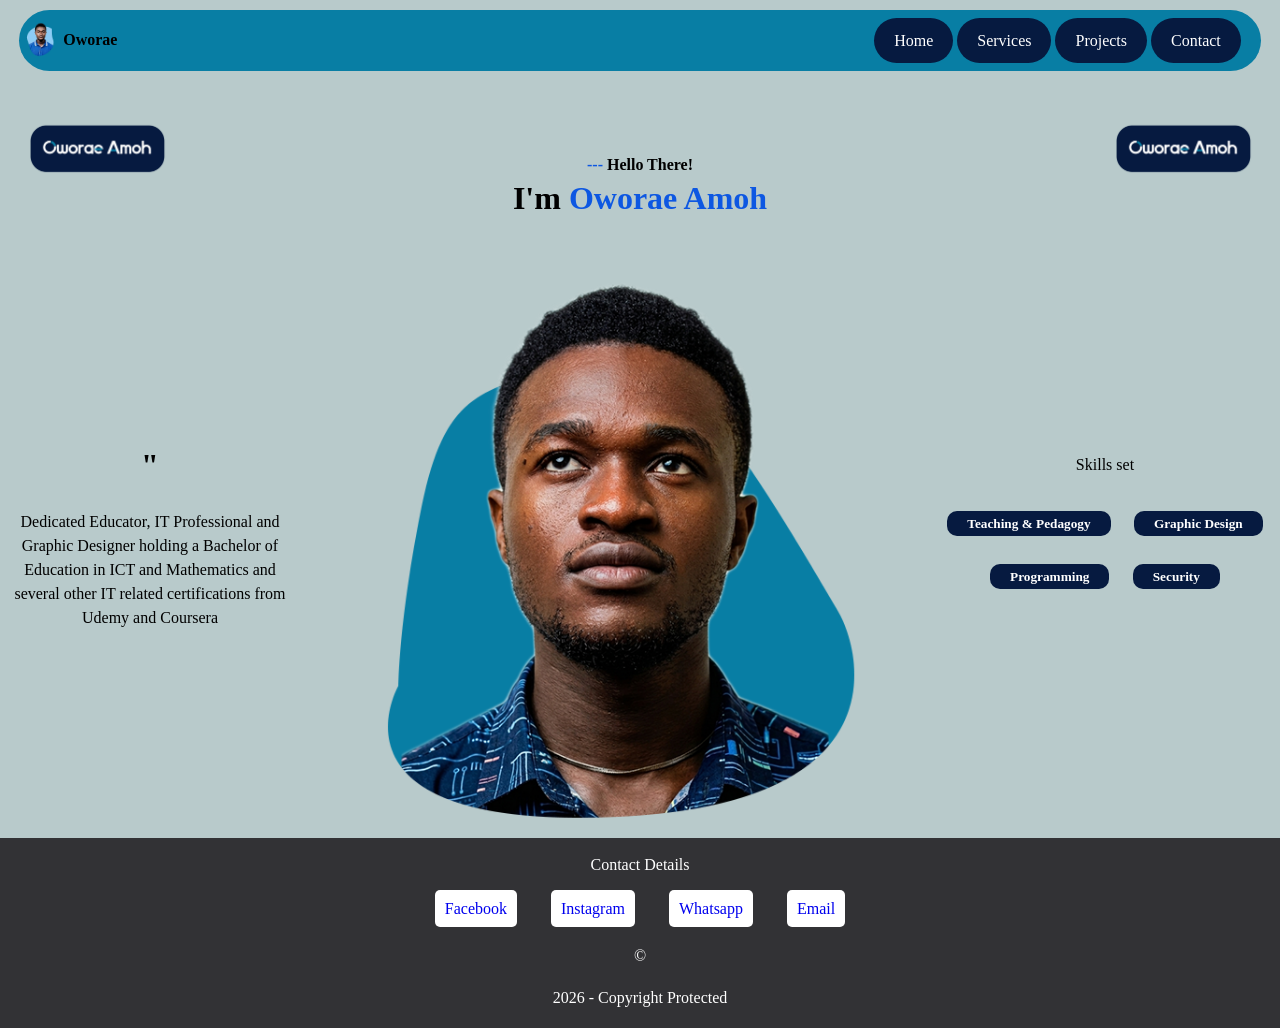
<file: index.html>
<!DOCTYPE html>
<html lang="en">
<head>
    <meta charset="UTF-8">
    <meta name="viewport" content="width=device-width, initial-scale=1.0">
    <meta name="google-site-verification" content="aYcqUOwvpN6p2YnFfWzmf_xRQradohiXtehaGZ_7J10" />
    <link rel="icon" href="Picture .ico">
    <link rel="stylesheet" href="styles.css">
    <title>Oworae~Amoh~Portfolio</title>
</head>
<body>
    <div class="navbar">
        <div class="icon">
            <img class="icon-image" src="Picture .ico" alt="Logo">
            <h4 class="icon-name">Oworae</h4>
        </div>
        <div class="menu">
            <a class="menu-item" href="index.html">Home</a>
            <a class="menu-item" href="service.html">Services</a>
            <a class="menu-item" href="service.html#work">Projects</a>
            <a class="menu-item" href="service.html#contact">Contact</a>
        </div>
    </div>
    <div class="intro">
        <img class="logo1" src="Logo.png" alt="Logo">
        <img class="logo2" src="Logo.png" alt="Logo">
        <h4><span id="dash"><strong>---</strong></span> Hello There!</h4>
        <h1>I'm <span id="name">Oworae Amoh</span></h1>
    </div>
    <div class="Middle-profile">
        <div class="sub-MProfile">
            <h1 id="quotation"><strong>"</strong></h1>
            <p class="Profile-description">Dedicated Educator, IT Professional and Graphic Designer holding a Bachelor of Education in ICT and Mathematics and several other IT related certifications from Udemy and Coursera</p>
        </div>
        <img class="Profile" src="Picture.png" alt="Profile">
        <div class="skill-set">
            <p>Skills set</p>
            <h5 class="skills">
                <span class="TP">Teaching & Pedagogy</span>
                <span class="GD">Graphic Design</span>
                <span class="PD">Programming</span>
                <span class="CB">Security</span>
            </h5>
        </div>
    </div>
    <footer class="footer">
        <p id="footing">Contact Details</p>
        <div class="anc">
            <a href="https://www.facebook.com/share/1Bx3CLqma9/">Facebook</a>
            <a href="https://www.instagram.com/qwophyamoh?stkn=b3o2dmUzdG140Gpw">Instagram</a>
            <a href="https://wa.me/+233550390286">Whatsapp</a>
            <a href="mailto:qwophyamoh99@gmail.com">Email</a>
        </div>
        <p class="foot">©</p>
        <p style="margin-top: 0px" class="foot">2026 - Copyright Protected</p>
    </footer>
</body>
</html>
</file>
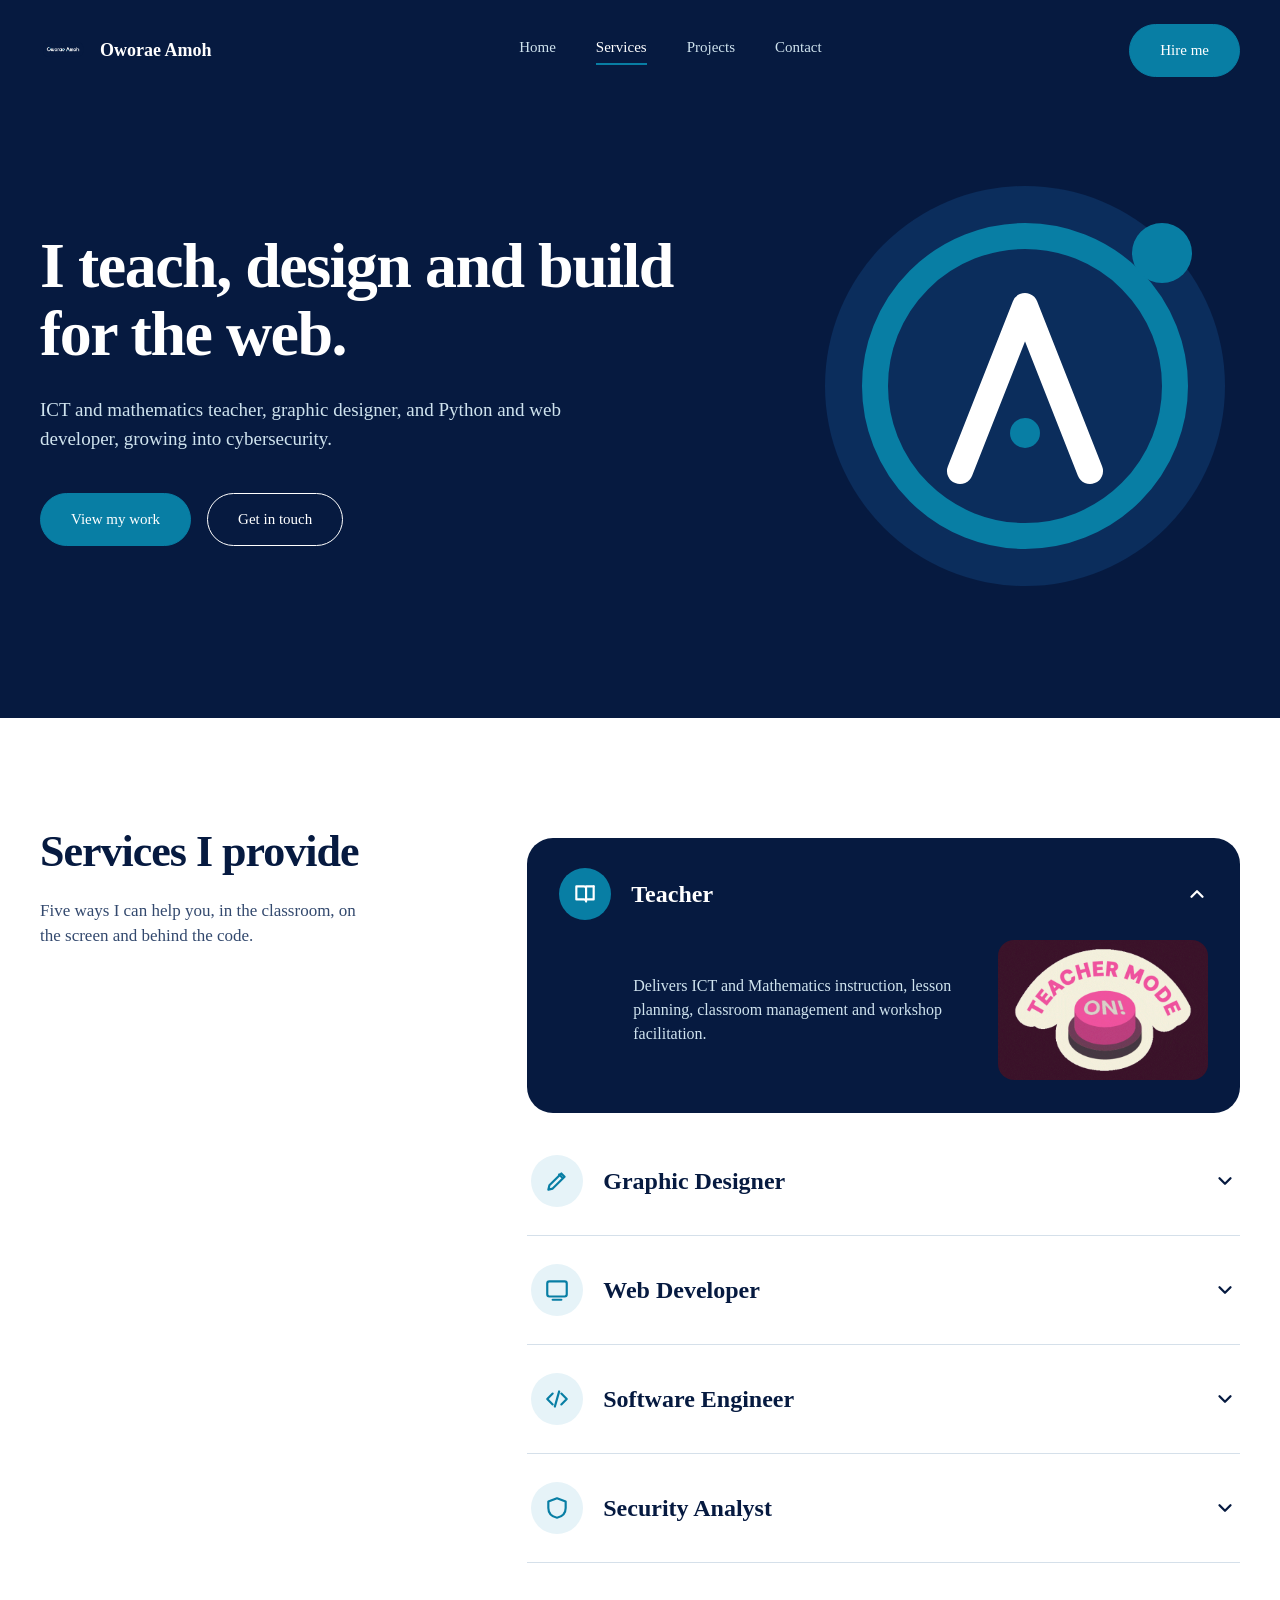
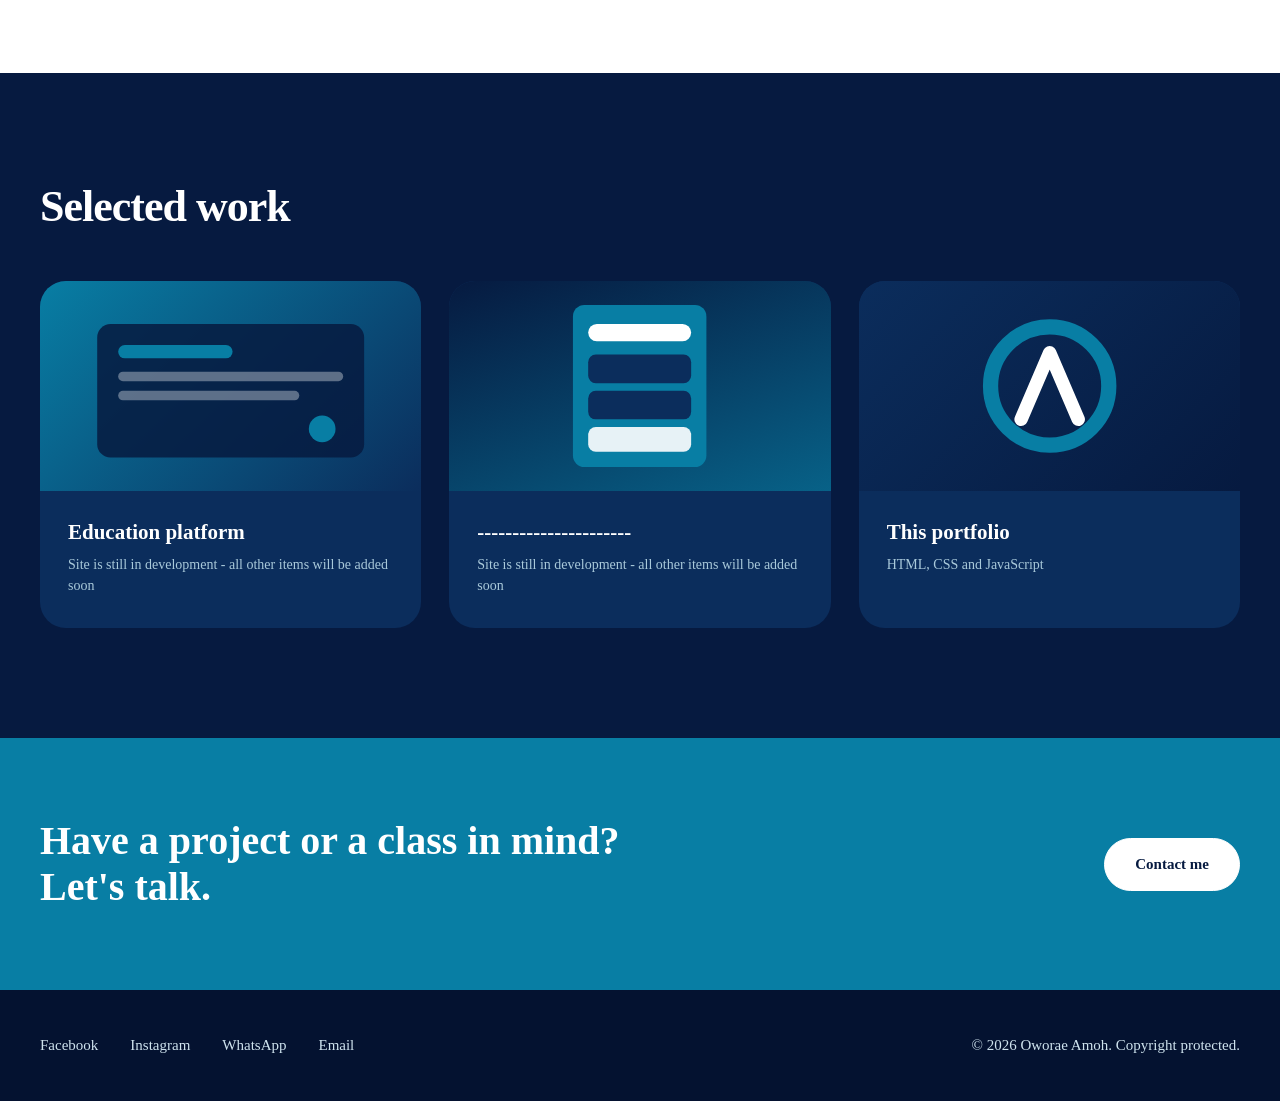
<file: service.html>
<!DOCTYPE html>
<html lang="en">
<head>
    <meta charset="UTF-8">
    <meta name="viewport" content="width=device-width, initial-scale=1.0">
    <link rel="icon" href="Picture .ico">
    <link rel="stylesheet" href="styles2.css">
    <title>Oworae Amoh | Services</title>
</head>
<body>

    <!-- NAVBAR -->
    <header class="nav">
        <a class="brand" href="index.html">
            <img src="Logo.png" alt="O.A logo">
            <span>Oworae Amoh</span>
        </a>

        <input type="checkbox" id="menu-toggle" class="menu-toggle">
        <label for="menu-toggle" class="burger" aria-label="Open menu">
            <span></span><span></span><span></span>
        </label>

        <nav class="links">
            <a href="index.html">Home</a>
            <a href="service.html" class="active">Services</a>
            <a href="#work">Projects</a>
            <a href="#contact">Contact</a>
        </nav>
        <a class="btn nav-btn" href="#contact">Hire me</a>
    </header>

    <!-- HERO -->
    <section class="hero">
        <div class="hero-text">
            <h1>I teach, design and build for the web.</h1>
            <p>ICT and mathematics teacher, graphic designer, and Python and web developer, growing into cybersecurity.</p>
            <div class="hero-buttons">
                <a class="btn" href="#work">View my work</a>
                <a class="btn outline" href="#contact">Get in touch</a>
            </div>
        </div>
        <div class="hero-art">
            <svg viewBox="0 0 430 430" role="img" aria-label="O.A monogram artwork">
                <circle cx="215" cy="215" r="200" fill="#0B2D5C"/>
                <circle cx="215" cy="215" r="150" fill="none" stroke="#087EA4" stroke-width="26"/>
                <path d="M150 300 L215 135 L280 300" fill="none" stroke="#fff" stroke-width="26" stroke-linecap="round" stroke-linejoin="round"/>
                <circle cx="215" cy="262" r="15" fill="#087EA4"/>
                <circle cx="352" cy="82" r="30" fill="#087EA4"/>
            </svg>
        </div>
    </section>

    <!-- SERVICES -->
    <section class="services" id="services">
        <div class="container services-grid">
            <div class="services-intro">
                <h2>Services I provide</h2>
                <p>Five ways I can help you, in the classroom, on the screen and behind the code.</p>
            </div>

            <div class="accordion">

                <details name="service" open>
                    <summary>
                        <span class="icon"><svg viewBox="0 0 24 24"><path d="M4 5h7a2 2 0 0 1 2 2v12a2 2 0 0 0-2-2H4zM20 5h-7"/><path d="M20 5v12h-7"/></svg></span>
                        <h3>Teacher</h3>
                        <svg class="chev" viewBox="0 0 24 24"><path d="M6 9l6 6 6-6"/></svg>
                    </summary>
                    <div class="detail has-pic">
                        <p>Delivers ICT and Mathematics instruction, lesson planning, classroom management and workshop facilitation.</p>
                        <img src="Teacher.gif" alt="Teaching illustration">
                    </div>
                </details>

                <details name="service">
                    <summary>
                        <span class="icon"><svg viewBox="0 0 24 24"><path d="M4 20l4-1 11-11-3-3L5 16z"/><path d="M14 6l3 3"/></svg></span>
                        <h3>Graphic Designer</h3>
                        <svg class="chev" viewBox="0 0 24 24"><path d="M6 9l6 6 6-6"/></svg>
                    </summary>
                    <div class="detail has-pic">
                        <p>Designs logos, flyers, social media posts and brand identities that look clean and professional.</p>
                        <img src="Designer.gif" alt="Designing illustration">
                    </div>
                </details>

                <details name="service">
                    <summary>
                        <span class="icon"><svg viewBox="0 0 24 24"><rect x="3" y="4" width="18" height="14" rx="2"/><path d="M8 21h8"/></svg></span>
                        <h3>Web Developer</h3>
                        <svg class="chev" viewBox="0 0 24 24"><path d="M6 9l6 6 6-6"/></svg>
                    </summary>
                    <div class="detail has-pic">
                        <p>Builds clean, responsive websites with HTML, CSS and JavaScript that work well on any screen.</p>
                        <img src="Web.gif" alt="Web illustration">
                    </div>
                </details>

                <details name="service">
                    <summary>
                        <span class="icon"><svg viewBox="0 0 24 24"><path d="M8 7l-5 5 5 5M16 7l5 5-5 5M14 5l-4 14"/></svg></span>
                        <h3>Software Engineer</h3>
                        <svg class="chev" viewBox="0 0 24 24"><path d="M6 9l6 6 6-6"/></svg>
                    </summary>
                    <div class="detail has-pic">
                        <p>Writes Python programs and applications, from small helpful tools to complete systems.</p>
                        <img src="Developer.gif" alt="Engineering illustration">
                    </div>
                </details>

                <details name="service">
                    <summary>
                        <span class="icon"><svg viewBox="0 0 24 24"><path d="M12 3l8 3v6c0 5-3.5 8-8 9-4.5-1-8-4-8-9V6z"/></svg></span>
                        <h3>Security Analyst</h3>
                        <svg class="chev" viewBox="0 0 24 24"><path d="M6 9l6 6 6-6"/></svg>
                    </summary>
                    <div class="detail has-pic">
                        <p>Studies threats and safe practices to help keep systems, accounts and data protected.</p>
                        <img src="Security.gif" alt="Security illustration">
                    </div>
                </details>

            </div>
        </div>
    </section>

    <!-- SELECTED WORK -->
    <section class="work" id="work">
        <div class="container">
            <h2>Selected work</h2>
            <div class="cards">

                <article class="card">
                    <div class="card-visual" style="background: linear-gradient(135deg, #087EA4, #0B2D5C);">
                        <svg viewBox="0 0 400 210"><rect x="60" y="40" width="280" height="140" rx="14" fill="#061A40" opacity=".85"/><rect x="82" y="62" width="120" height="14" rx="7" fill="#087EA4"/><rect x="82" y="90" width="236" height="10" rx="5" fill="#fff" opacity=".35"/><rect x="82" y="110" width="190" height="10" rx="5" fill="#fff" opacity=".35"/><circle cx="296" cy="150" r="14" fill="#087EA4"/></svg>
                    </div>
                    <div class="card-text">
                        <h4>Education platform</h4>
                        <p>Site is still in development - all other items will be added soon</p>
                    </div>
                </article>

                <article class="card">
                    <div class="card-visual" style="background: linear-gradient(160deg, #061A40, #087EA4 140%);">
                        <svg viewBox="0 0 400 210"><rect x="130" y="20" width="140" height="170" rx="12" fill="#087EA4"/><rect x="146" y="40" width="108" height="18" rx="9" fill="#fff"/><rect x="146" y="72" width="108" height="30" rx="8" fill="#0B2D5C"/><rect x="146" y="110" width="108" height="30" rx="8" fill="#0B2D5C"/><rect x="146" y="148" width="108" height="26" rx="8" fill="#fff" opacity=".9"/></svg>
                    </div>
                    <div class="card-text">
                        <h4>----------------------</h4>
                        <p>Site is still in development - all other items will be added soon</p>
                    </div>
                </article>

                <article class="card">
                    <div class="card-visual" style="background: linear-gradient(135deg, #0B2D5C, #061A40);">
                        <svg viewBox="0 0 400 210"><circle cx="200" cy="105" r="62" fill="none" stroke="#087EA4" stroke-width="16"/><path d="M170 140 L200 70 L230 140" fill="none" stroke="#fff" stroke-width="14" stroke-linecap="round" stroke-linejoin="round"/></svg>
                    </div>
                    <div class="card-text">
                        <h4>This portfolio</h4>
                        <p>HTML, CSS and JavaScript</p>
                    </div>
                </article>

            </div>
        </div>
    </section>

    <!-- CALL TO ACTION -->
    <section class="cta" id="contact">
        <div class="container cta-inner">
            <h2>Have a project or a class in mind? Let's talk.</h2>
            <a class="btn white" href="mailto:qwophyamoh99@gmail.com">Contact me</a>
        </div>
    </section>

    <!-- FOOTER -->
    <footer class="footer">
        <div class="container footer-inner">
            <div class="social">
                <a href="https://www.facebook.com/share/1Bx3CLqma9/">Facebook</a>
                <a href="https://www.instagram.com/qwophyamoh?stkn=b3o2dmUzdG140Gpw">Instagram</a>
                <a href="https://wa.me/233550390286">WhatsApp</a>
                <a href="mailto:qwophyamoh99@gmail.com">Email</a>
            </div>
            <p>&copy; 2026 Oworae Amoh. Copyright protected.</p>
        </div>
    </footer>

</body>
</html>
</file>
<file: styles.css>
body{
    background-color: #b8cacb;
    margin: 0px;
}

.navbar{
    display: block;
    position: relative;
    background-color: #087ea4;
    border-radius: 50px;
    width: 97%;
    margin: 10px auto 0;
    align-self: center;
}

.icon{
    display: inline;
}

.icon-image{
    width: 40px;
    height: auto;
    display: inline;
}

.icon-name{
    position: relative;
    margin-top: 0px;
    bottom: 22px;
    display: inline;
}

.menu{
    display: inline-block;
    position: absolute;
    right: 20px;
}

a.menu-item{
    padding: 20px;
    display: inline-block;
    position: relative;
    color: white;
    background-color: #061a40;
    top: 8px;
    height: 5px;
    border-radius: 25px;
    line-height: 5px;
    text-decoration: none;
}

a.menu-item:hover{
    background-color: #087ea4;
}

img.logo1{
    width: 12%;
    height: auto;
    position: absolute;
    right: 20px;
    top: 100px;
    margin: 20px 0 10px;
}

img.logo2{
    width: 12%;
    height: auto;
    position: absolute;
    left: 20px;
    top: 100px;
    margin: 20px 0 10px;
}

div.intro{
    display: block;
    text-align: center;
    margin: 90px 0 0;
    line-height: 0.5;
}

#dash{
    color: #0d57e2;
}

#name{
    color: #0d57e2;
}

.Middle-profile{
    display: flex;
    flex-direction: row;
    text-align: center;
    align-items: center;
}

.Profile{
    width: 38%;
    height: auto;
    margin: 30px auto 10px;
}

.sub-MProfile{
    width: 300px;
    left: 40px;
    top: 400px;
    line-height: 1.5;
}

.skill-set{
    width: 350px;
    top: 300px;
}

.skills > span{
    background-color: #061a40;
    color: white;
    border-radius: 10px;
    padding: 5px 20px;
    line-height: 4;
    margin: 0 10px;
    white-space: nowrap;
}

footer{
    display: flex;
    gap: 10%;
    flex-direction: column;
    background-color: #323235;
    height: 180px;
    text-align: center;
    color: black;
    padding-top: 10px;
}

footer > div > a{
    background-color: white;
    border-radius: 5px;
    margin: 10px 15px;
    padding: 10px 10px;
    text-decoration: none;
}

footer > p{
    display: block;
    line-height: 0.1;
}

#footing{
    color: white;
}

.foot{
    color: white;
    line-height: 0.5;
}

@media (max-width: 600px) {
    .Middle-profile{
        flex-direction: column;
    }
    footer{
        display: block;
    }
    .anc{
        display: flex;
        flex-direction: row;
        flex: 1;
        font-size: 10px;
    }
    .menu{
        display: flex;
        flex-direction: row;
        gap: 2px;
        font-size: 8px;
        top: 10px;
    }
    a.menu-item{
        padding: 12px 10px;
    }
}
</file>
<file: styles2.css>
/* ---------- BRAND COLORS & RESET ---------- */
:root{
    --navy: #061a40;
    --dark: #0B2D5C;
    --sea: #087EA4;
    --white: #ffffff;
    --deep: #041230;
    --soft: #cfe3ee;
}

*{
    box-sizing: border-box;
    margin: 0;
    padding: 0;
}

html{
    scroll-behavior: smooth;
}

body{
    background-color: var(--navy);
    color: var(--white);
    line-height: 1.5;
    overflow-x: hidden;
}

a{
    color: inherit;
    text-decoration: none;
}

img{
    max-width: 100%;
    display: block;
}

.container{
    width: 100%;
    max-width: 1360px;
    margin: 0 auto;
    padding: 0 40px;
}

/* ---------- BUTTONS ---------- */
.btn{
    display: inline-block;
    padding: 14px 30px;
    border-radius: 999px;
    background-color: var(--sea);
    color: var(--white);
    font-weight: 500;
    font-size: 15px;
    border: 1.5px solid var(--sea);
    transition: transform 0.2s ease, background-color 0.2s ease;
}

.btn:hover{
    transform: translateY(-2px);
    background-color: #0a92bf;
}

.btn.outline{
    background-color: transparent;
    border-color: var(--white);
}

.btn.outline:hover{
    background-color: rgba(255, 255, 255, 0.1);
}

.btn.white{
    background-color: var(--white);
    border-color: var(--white);
    color: var(--navy);
    font-weight: 600;
}

/* ---------- NAVBAR ---------- */
.nav{
    display: flex;
    align-items: center;
    justify-content: space-between;
    gap: 24px;
    padding: 24px 40px;
    max-width: 1360px;
    margin: 0 auto;
    position: relative;
}

.brand{
    display: flex;
    align-items: center;
    gap: 14px;
    font-weight: 600;
    font-size: 18px;
}

.brand img{
    width: 46px;
    height: 46px;
    object-fit: contain;
}

.links{
    display: flex;
    gap: 40px;
    font-size: 15px;
    color: var(--soft);
}

.links a{
    padding-bottom: 4px;
    border-bottom: 2px solid transparent;
    transition: color 0.2s ease, border-color 0.2s ease;
}

.links a:hover,
.links a.active{
    color: var(--white);
    border-bottom-color: var(--sea);
}

/* Mobile menu button (hidden on large screens) */
.menu-toggle{
    display: none;
}

.burger{
    display: none;
    width: 28px;
    height: 20px;
    flex-direction: column;
    justify-content: space-between;
    cursor: pointer;
}

.burger span{
    display: block;
    height: 3px;
    background-color: var(--white);
    border-radius: 2px;
}

/* ---------- HERO ---------- */
.hero{
    display: grid;
    grid-template-columns: 1.15fr 0.85fr;
    align-items: center;
    gap: 40px;
    max-width: 1360px;
    margin: 0 auto;
    padding: 70px 40px 110px;
}

.hero h1{
    font-size: 64px;
    line-height: 1.06;
    font-weight: 700;
    letter-spacing: -1.5px;
}

.hero p{
    font-size: 19px;
    font-weight: 300;
    color: var(--soft);
    max-width: 560px;
    margin: 28px 0 40px;
}

.hero-buttons{
    display: flex;
    gap: 16px;
    flex-wrap: wrap;
}

.hero-art{
    justify-self: end;
    width: 100%;
    max-width: 430px;
}

.hero-art svg{
    width: 100%;
    height: auto;
}

/* ---------- SERVICES ---------- */
.services{
    background-color: var(--white);
    color: var(--navy);
    padding: 110px 0;
}

.services-grid{
    display: grid;
    grid-template-columns: 0.8fr 1.4fr;
    gap: 80px;
}

.services h2,
.work h2{
    font-size: 44px;
    line-height: 1.1;
    font-weight: 700;
    letter-spacing: -1px;
}

.services-intro p{
    font-weight: 300;
    font-size: 17px;
    color: #33496e;
    margin-top: 22px;
    max-width: 340px;
}

.accordion{
    display: flex;
    flex-direction: column;
}

details{
    border-bottom: 1.5px solid #d5e0ea;
    transition: background-color 0.3s ease;
}

summary{
    display: flex;
    align-items: center;
    gap: 20px;
    padding: 28px 4px;
    cursor: pointer;
    list-style: none;
}

summary::-webkit-details-marker{
    display: none;
}

summary h3{
    flex: 1;
    font-size: 24px;
    font-weight: 600;
}

.icon{
    width: 52px;
    height: 52px;
    border-radius: 50%;
    background-color: #e6f3f8;
    display: grid;
    place-items: center;
    flex: none;
}

.icon svg{
    width: 26px;
    height: 26px;
    fill: none;
    stroke: var(--sea);
    stroke-width: 2;
    stroke-linecap: round;
    stroke-linejoin: round;
}

.chev{
    width: 22px;
    height: 22px;
    flex: none;
    fill: none;
    stroke: currentColor;
    stroke-width: 2.5;
    stroke-linecap: round;
    stroke-linejoin: round;
    transition: transform 0.3s ease;
}

/* The open item becomes a navy card */
details[open]{
    background-color: var(--navy);
    color: var(--white);
    border-radius: 26px;
    border-bottom-color: transparent;
    margin: 10px 0 14px;
}

details[open] summary{
    padding: 30px 32px 0;
}

details[open] .icon{
    background-color: var(--sea);
}

details[open] .icon svg{
    stroke: var(--white);
}

details[open] .chev{
    transform: rotate(180deg);
}

.detail{
    padding: 20px 32px 32px 106px;
    animation: reveal 0.4s ease;
}

.detail p{
    font-weight: 300;
    font-size: 16px;
    color: var(--soft);
}

.detail.has-pic{
    display: grid;
    grid-template-columns: 1fr 210px;
    gap: 30px;
    align-items: center;
}

.detail.has-pic img{
    width: 100%;
    height: auto;
    border-radius: 16px;
}

@keyframes reveal{
    from{ opacity: 0; transform: translateY(-8px); }
    to{ opacity: 1; transform: translateY(0); }
}

/* ---------- SELECTED WORK ---------- */
.work{
    padding: 110px 0;
}

.work h2{
    margin-bottom: 50px;
}

.cards{
    display: grid;
    grid-template-columns: repeat(3, 1fr);
    gap: 28px;
}

.card{
    background-color: var(--dark);
    border-radius: 26px;
    overflow: hidden;
    transition: transform 0.25s ease;
}

.card:hover{
    transform: translateY(-6px);
}

.card-visual{
    height: 210px;
}

.card-visual svg,
.card-visual img{
    width: 100%;
    height: 100%;
    object-fit: cover;
}

.card-text{
    padding: 26px 28px 32px;
}

.card-text h4{
    font-size: 21px;
    font-weight: 600;
}

.card-text p{
    font-size: 14px;
    font-weight: 300;
    color: #a9c9da;
    margin-top: 6px;
}

/* ---------- CALL TO ACTION ---------- */
.cta{
    background-color: var(--sea);
    padding: 80px 0;
}

.cta-inner{
    display: flex;
    align-items: center;
    justify-content: space-between;
    gap: 40px;
}

.cta h2{
    font-size: 40px;
    line-height: 1.15;
    font-weight: 700;
    max-width: 640px;
}

/* ---------- FOOTER ---------- */
.footer{
    background-color: var(--deep);
    padding: 44px 0;
    color: var(--soft);
    font-size: 15px;
}

.footer-inner{
    display: flex;
    justify-content: space-between;
    align-items: center;
    gap: 20px;
}

.social{
    display: flex;
    gap: 32px;
}

.social a:hover{
    color: var(--white);
    text-decoration: underline;
}

/* ---------- TABLET ---------- */
@media (max-width: 1000px){
    .hero h1{ font-size: 50px; }
    .services-grid{ grid-template-columns: 1fr; gap: 40px; }
    .cards{ grid-template-columns: 1fr 1fr; }
}

/* ---------- PHONE ---------- */
@media (max-width: 700px){
    .container{ padding: 0 22px; }

    .nav{ padding: 20px 22px; }
    .brand{ font-size: 16px; }
    .brand img{ width: 40px; height: 40px; }
    .nav-btn{ display: none; }
    .burger{ display: flex; }

    /* dropdown menu opened by the checkbox */
    .links{
        display: none;
        position: absolute;
        top: 80px;
        left: 22px;
        right: 22px;
        flex-direction: column;
        gap: 18px;
        background-color: var(--dark);
        padding: 24px;
        border-radius: 20px;
        z-index: 10;
    }
    .menu-toggle:checked ~ .links{ display: flex; }

    .hero{
        grid-template-columns: 1fr;
        padding: 20px 22px 70px;
        gap: 30px;
    }
    .hero-art{ order: -1; justify-self: center; max-width: 240px; }
    .hero h1{ font-size: 38px; letter-spacing: -1px; }
    .hero p{ font-size: 16px; margin: 20px 0 28px; }
    .hero-buttons{ flex-direction: column; }
    .hero-buttons .btn{ text-align: center; }

    .services{ padding: 70px 0; }
    .services h2, .work h2{ font-size: 32px; }
    summary{ gap: 14px; padding: 22px 2px; }
    summary h3{ font-size: 19px; }
    .icon{ width: 44px; height: 44px; }
    details[open] summary{ padding: 22px 20px 0; }
    .detail{ padding: 16px 20px 24px; }
    .detail.has-pic{ grid-template-columns: 1fr; }

    .work{ padding: 70px 0; }
    .cards{ grid-template-columns: 1fr; }

    .cta{ padding: 60px 0; }
    .cta-inner{ flex-direction: column; align-items: flex-start; }
    .cta h2{ font-size: 28px; }

    .footer-inner{ flex-direction: column; align-items: flex-start; }
    .social{ flex-wrap: wrap; gap: 20px; }
}
</file>
